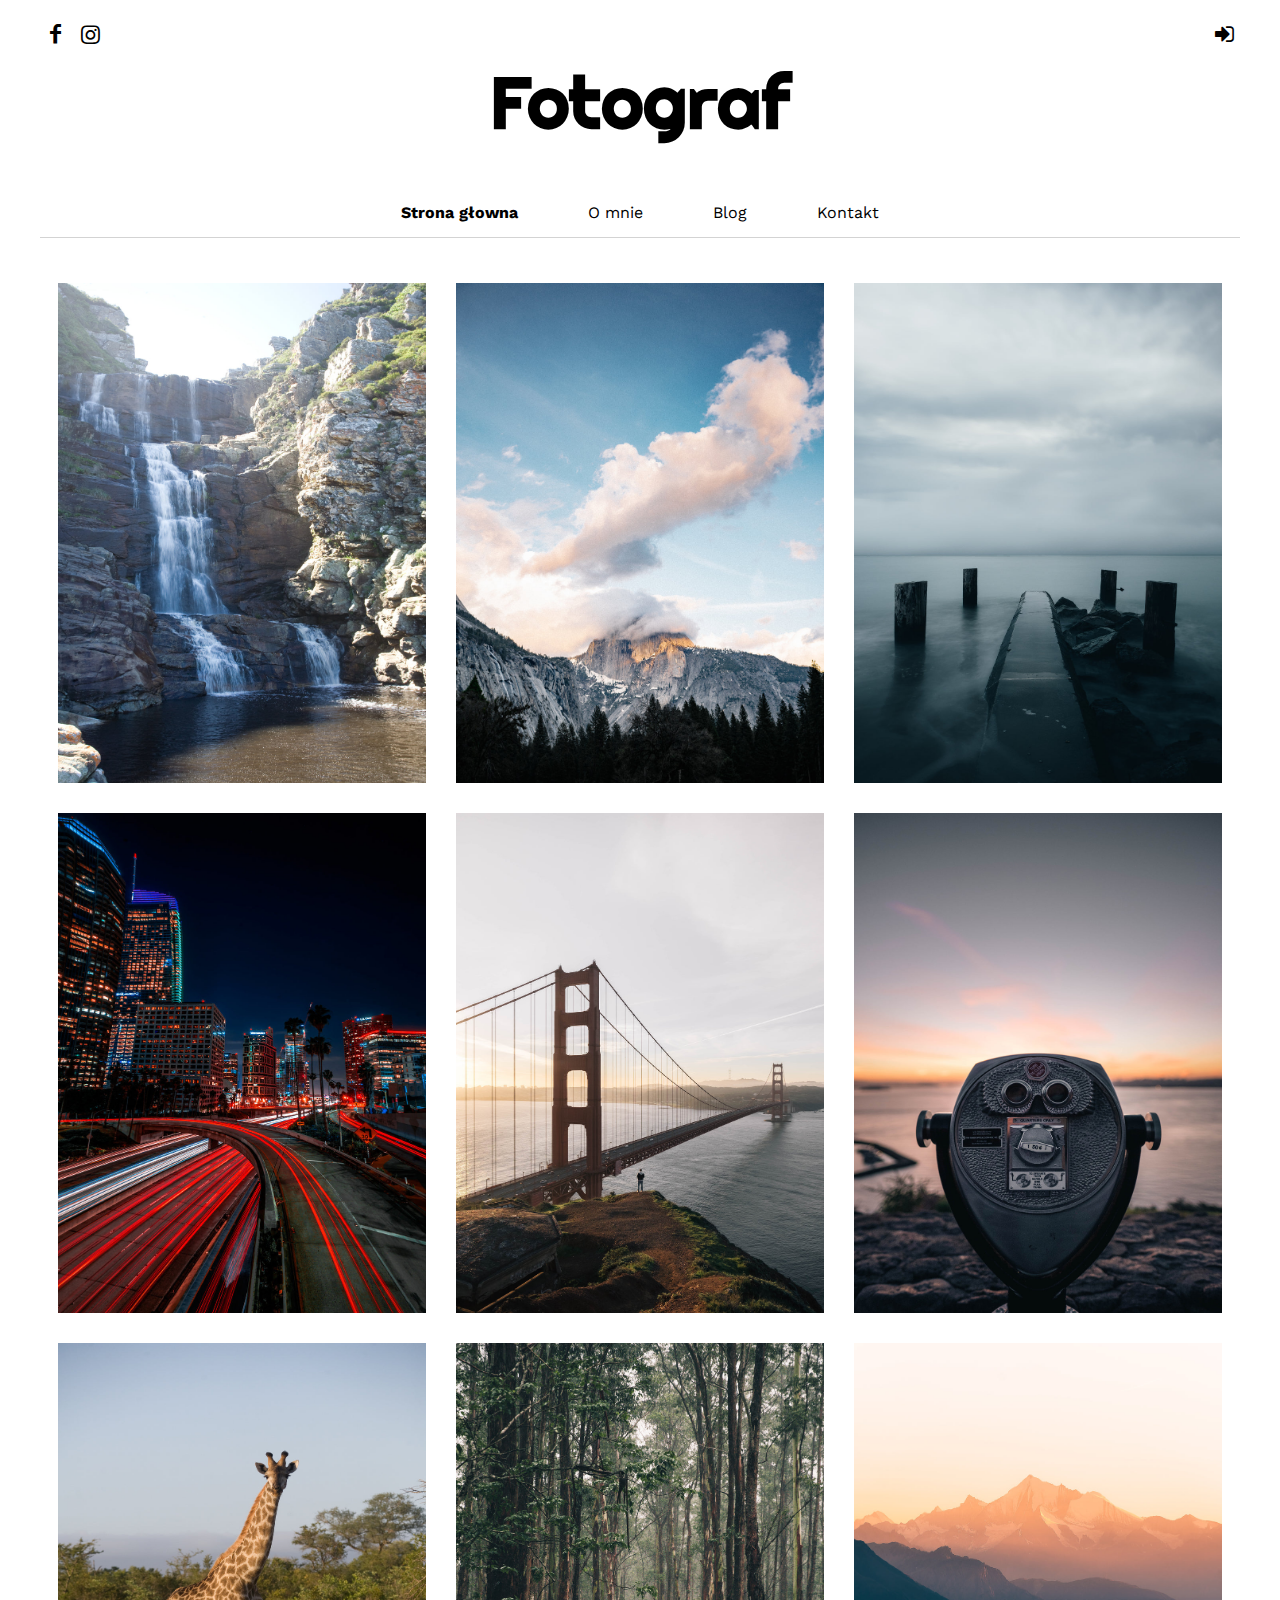
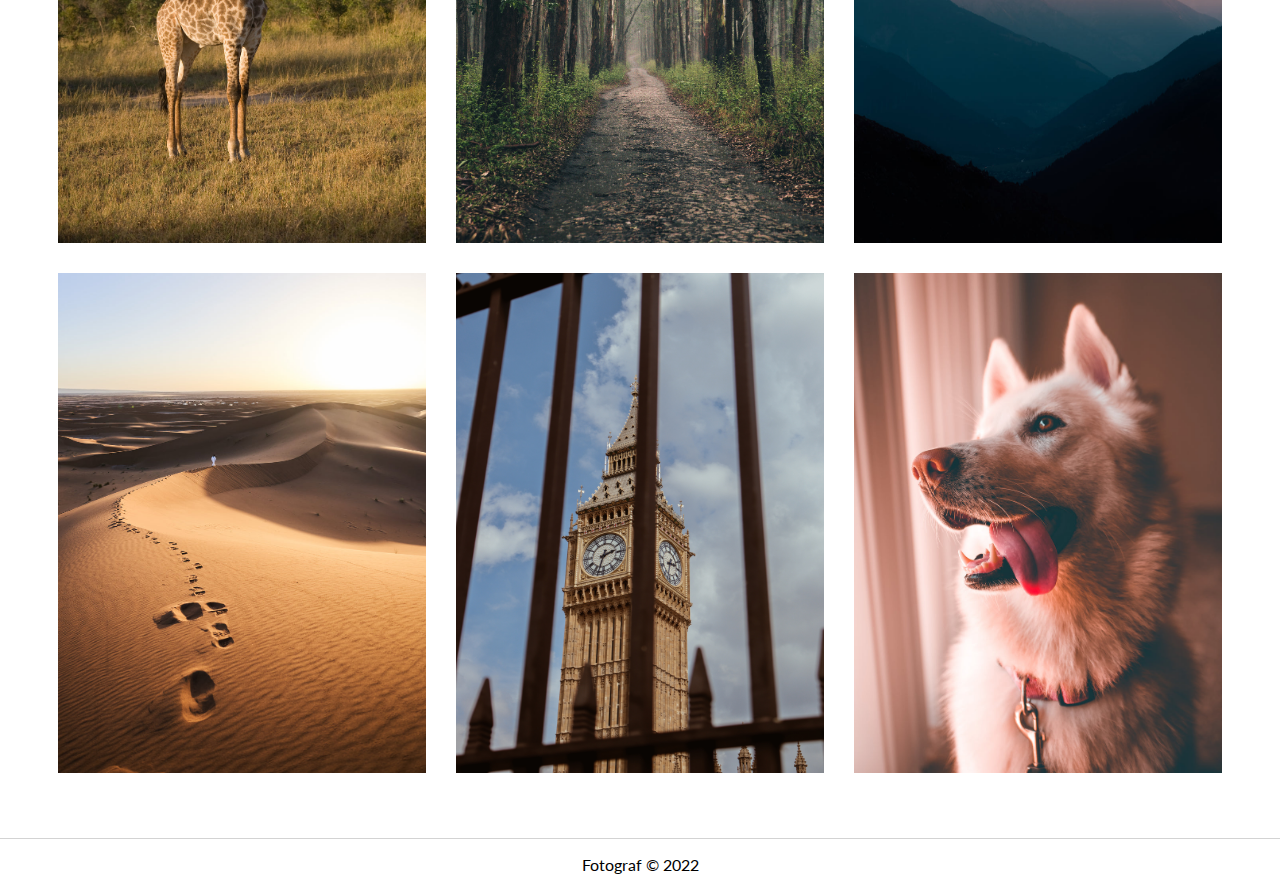
<file: index.html>
<!DOCTYPE html>
<html lang="pl">
<head>
    <meta charset="UTF-8">
    <meta http-equiv="X-UA-Compatible" content="IE=edge">
    <meta name="viewport" content="width=device-width, initial-scale=1.0">
    <title>Fotgraf</title>
    <link rel="stylesheet" href="style.css">
    <link rel="stylesheet" href="css/fontello.css">
    <link href="https://fonts.googleapis.com/css2?family=Lato:wght@400;700;900&family=Oooh+Baby&family=Righteous&family=Work+Sans:wght@400;700&display=swap" rel="stylesheet">
</head>
<body>
    <div class="container">
        <header>
            <div class="header_top">
                <div class="social_icon">
                    <a href="#"><i class="icon-facebook"></i></a>
                    <a href="#"><i class="icon-instagram"></i></a>
                </div>

                <div class="log_in">
                    <a href="#"><i class="icon-login"></i></a>
                </div>
            </div>
        
            <div class="header_botom">
                <h1>Fotograf</h1>

                <nav class="">
                    <i class="icon-menu"></i>

                    <ul class="NavUl">
                        <li><a href="index.html" class="activeLink">Strona głowna</a></li>
                        <li><a href="about-me.html">O mnie</a></li>
                        <li><a href="blog.html">Blog</a></li>
                        <li><a href="contact.html">Kontakt</a></li>
                    </ul>
                </nav>
            </div>
        </header>

        <div class="gallery">
            <img src="img/waterfall-in-africa.jpg" alt="zdięcje">
            <img src="img/cloud-wrapped-mountain.jpg" alt="zdięcje">
            <img src="img/fog-on-dark-waters-edge.jpg" alt="zdięcje">
            <img src="img/highway-tail-light-streaks.jpg" alt="zdięcje">
            <img src="img/hiking-by-golden-gate-bridge.jpg" alt="zdięcje">
            <img src="img/landscape-viewing-binoculars.jpg" alt="zdięcje">
            <img src="img/giraffe-on-safari.jpg" alt="zdięcje">
            <img src="img/long-forest-path.jpg" alt="zdięcje">
            <img src="img/misty-mountain-ranges-at-sunrise.jpg" alt="zdięcje">
            <img src="img/footsteps-left-in-sand-dunes.jpg" alt="zdięcje">
            <img src="img/pexels-laura-meinhardt-13248572.jpg" alt="zdięcje">
            <img src="img/white-dog-with-tongue-hanging-out.jpg" alt="zdięcje">
        </div>
    </div>

    <div class="full_img" id="full">
        <img src="img/cloud-wrapped-mountain.jpg" alt="xdd" id="full_img">
        <span id="exit">X</span>
    </div>

    <footer>
        <p>Fotograf &copy 2022</p>
    </footer>


    <script src="script.js"></script>
</body>
</html>
</file>
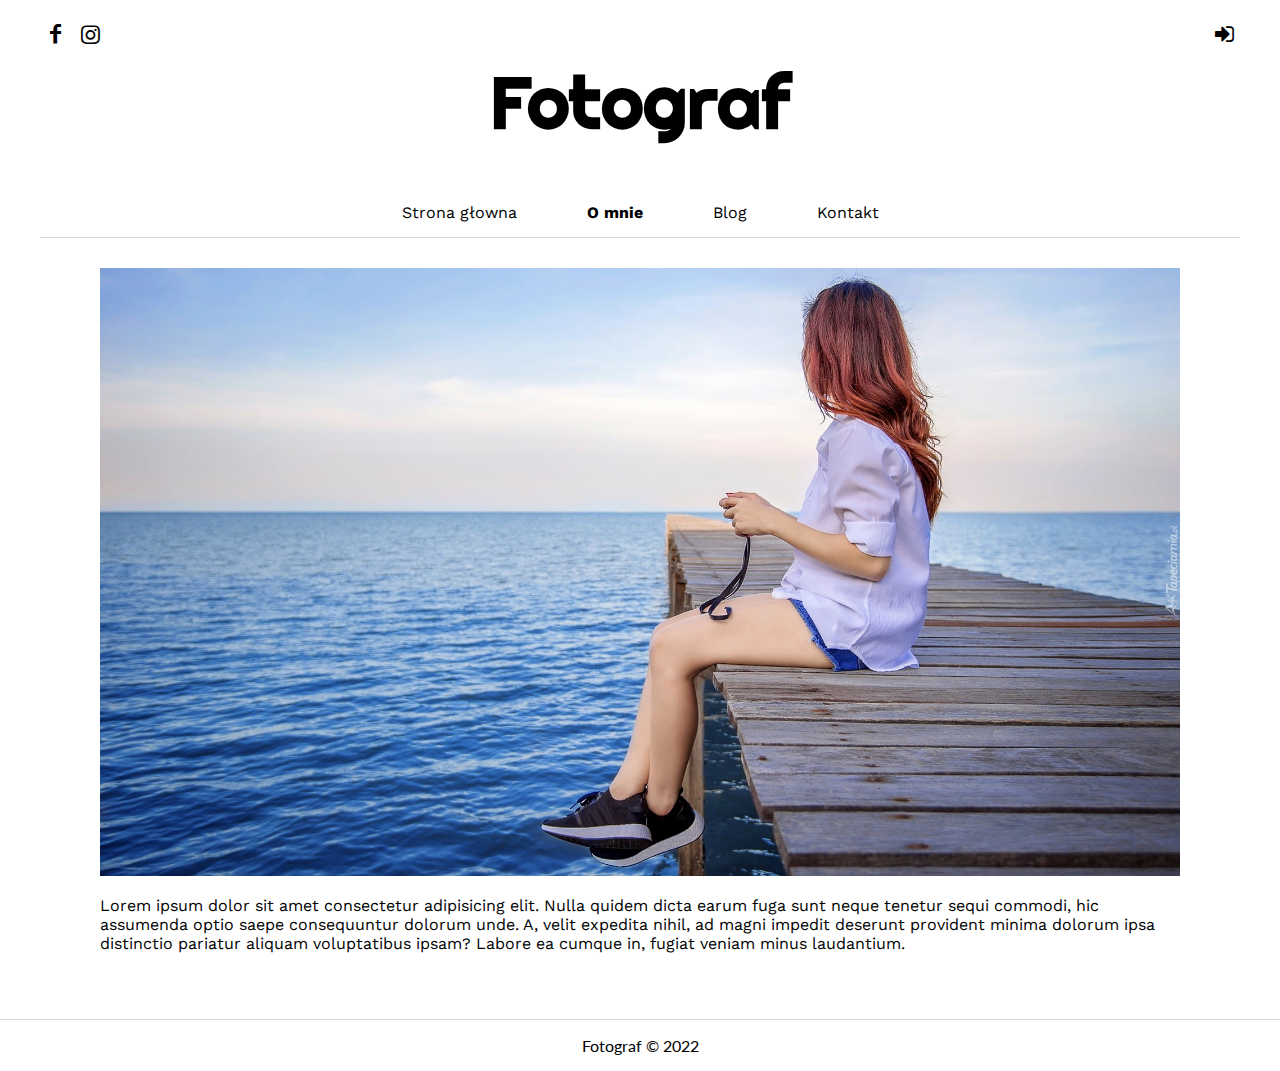
<file: about-me.html>
<!DOCTYPE html>
<html lang="pl">
<head>
    <meta charset="UTF-8">
    <meta http-equiv="X-UA-Compatible" content="IE=edge">
    <meta name="viewport" content="width=device-width, initial-scale=1.0">
    <title>Fotgraf</title>
    <link rel="stylesheet" href="style.css">
    <link rel="stylesheet" href="css/fontello.css">
    <link href="https://fonts.googleapis.com/css2?family=Lato:wght@400;700;900&family=Oooh+Baby&family=Righteous&family=Work+Sans:wght@400;700&display=swap" rel="stylesheet">
</head>
<body>
    <div class="container">
        <header>
            <div class="header_top">
                <div class="social_icon">
                    <a href="#"><i class="icon-facebook"></i></a>
                    <a href="#"><i class="icon-instagram"></i></a>
                </div>

                <div class="log_in">
                    <a href="#"><i class="icon-login"></i></a>
                </div>
            </div>
        
            <div class="header_botom">
                <h1>Fotograf</h1>

                <nav class="">
                    <i class="icon-menu"></i>

                    <ul class="NavUl">
                        <li><a href="index.html">Strona głowna</a></li>
                        <li><a href="about-me.html" class="activeLink">O mnie</a></li>
                        <li><a href="blog.html">Blog</a></li>
                        <li><a href="contact.html">Kontakt</a></li>
                    </ul>
                </nav>
            </div>
        </header>

        <article>
            <img src="img/tapeciarnia.pl-tapeta-dziewczyna-siedzaca-na-pomoscie-nad-morzem.jpg" alt="portret">
            <p>Lorem ipsum dolor sit amet consectetur adipisicing elit. Nulla quidem dicta earum fuga sunt neque tenetur sequi commodi, hic assumenda optio saepe consequuntur dolorum unde. A, velit expedita nihil, ad magni impedit deserunt provident minima dolorum ipsa distinctio pariatur aliquam voluptatibus ipsam? Labore ea cumque in, fugiat veniam minus laudantium.</p>
        </article>
    </div>
    <footer>
        <p>Fotograf &copy 2022</p>
    </footer>


    <script src="script.js"></script>
</body>
</html>
</file>
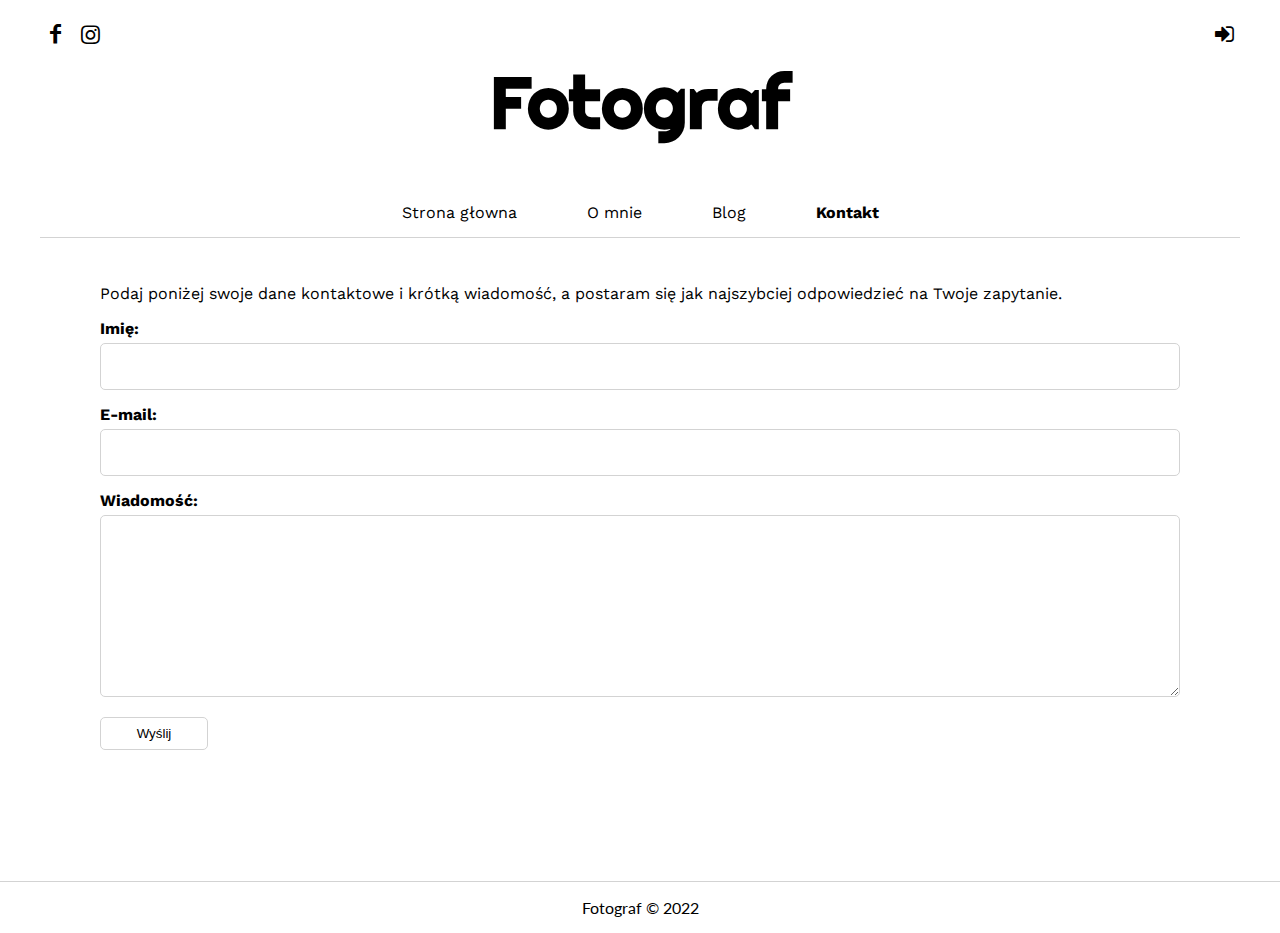
<file: contact.html>
<!DOCTYPE html>
<html lang="pl">
<head>
    <meta charset="UTF-8">
    <meta http-equiv="X-UA-Compatible" content="IE=edge">
    <meta name="viewport" content="width=device-width, initial-scale=1.0">
    <title>Fotgraf</title>
    <link rel="stylesheet" href="style.css">
    <link rel="stylesheet" href="css/fontello.css">
    <link href="https://fonts.googleapis.com/css2?family=Lato:wght@400;700;900&family=Oooh+Baby&family=Righteous&family=Work+Sans:wght@400;700&display=swap" rel="stylesheet">
</head>
<body>
    <div class="container">
        <header>
            <div class="header_top">
                <div class="social_icon">
                    <a href="#"><i class="icon-facebook"></i></a>
                    <a href="#"><i class="icon-instagram"></i></a>
                </div>

                <div class="log_in">
                    <a href="#"><i class="icon-login"></i></a>
                </div>
            </div>
        
            <div class="header_botom">
                <h1>Fotograf</h1>

                <nav class="">
                    <i class="icon-menu"></i>

                    <ul class="NavUl">
                        <li><a href="index.html">Strona głowna</a></li>
                        <li><a href="about-me.html">O mnie</a></li>
                        <li><a href="blog.html">Blog</a></li>
                        <li><a href="contact.html" class="activeLink">Kontakt</a></li>
                    </ul>
                </nav>
            </div>
        </header>

        <article class="contact_form">
            <p>Podaj poniżej swoje dane kontaktowe i krótką wiadomość, a postaram się jak najszybciej odpowiedzieć na Twoje zapytanie.</p>

            <div class="input">
                <label for="name">Imię:</label>
                <input type="text" id="name">
            </div>

            <div class="input">
                <label for="email">E-mail:</label>
                <input type="email" id="email">
            </div>

            <div class="input">
                <label for="mesage">Wiadomość:</label>
                <textarea id="mesage" cols="30" rows="10"></textarea>
            </div>

            <button>Wyślij</button>
        </article>
    </div>

    <footer>
        <p>Fotograf &copy 2022</p>
    </footer>


    <script src="script.js"></script>
</body>
</html>
</file>
<file: style.css>
html, body{
    width: 100%;
    height: 100%;
    margin: 0;
    padding: 0;
    background-color: white;
}

body{
    display: flex;
    align-items: center;
    flex-direction: column;
    font-family: Lato;
}

.container{
    width: 100%;
    max-width: 1200px;

    display: flex;
    align-items: center;
    flex-direction: column;
}

header{
    width: 100%;
    margin: 0;
    margin-top: 20px;
    padding: 0;

    display: flex;
    flex-direction: column;
}

.header_top{
    width: 100%;

    display: flex;
    justify-content: space-between;
    flex-direction: row;
}

.header_top a{
    color: black;
    text-decoration: none;
    font-size: 22px;
}

.header_botom{
    width: 100%;

    display: flex;
    flex-direction: column;
    justify-content: center;
    align-items: center;
}

.header_botom h1{
    font-family: Righteous;
    font-size: 72px;
    font-weight: 700;

    margin: 10px;
    padding: 0;
}

nav{
    width: 100%;
    border-bottom: 1px solid lightgray;
    background-color: white;

    display: flex;
    align-items: center;
    justify-content: center;
    flex-direction: column;
    margin: 30px;
}

.sticky{
    position: fixed;
    top: 0;
    z-index: 90;
    margin: 0;
    border: none;
}

nav ul{
    width: 100%;
    list-style: none;
    padding: 0;
    margin: 0;

    display: flex;
    flex-direction: row;
    align-items: center;
    justify-content: center;

}

nav ul li{
    margin: 15px;
    padding: 0;
}

.icon-menu{
    font-size: 35px;
    display: none;
}

@media screen and (min-width: 651px) {

    nav ul{
        display: flex;
        flex-direction: row;
    }    
}

@media screen and (max-width: 650px) {

    nav ul{
        display: none;
        flex-direction: column;
    }

    .icon-menu{
        display: block;
    }

    .icon-menu:hover{
        cursor: pointer;
    }
    
}

nav ul li a{
    text-decoration: none;
    color: black;
    font-size: 16px;
    margin: 5px;
    padding: 15px;
    font-family: Work Sans;
}

nav ul li a:hover{
    cursor: pointer;
}

.activeLink{
    font-weight: 700;
}

.gallery{
    width: 100%;
    display: flex;
    justify-content: center;
    flex-direction: row;
    flex-wrap: wrap;

}

.gallery img{
    width: 368px;
    height: 500px;
    margin: 15px;

    transition: all 0.2s ease-in-out;
}

.gallery img:hover{
    transform: scale(1.1);
    cursor: pointer;
}

.full_img{
    width: 100%;
    height: 100vh;
    background-color: rgba(0, 0, 0, 0.9);
    position: fixed;
    top: 0;
    left: 0;
    z-index: 100;

    display: none;
    align-items: center;
    justify-content: center;
}

.full_img img{
    width: 90%;
    max-width: 500px;
    
}

.full_img span{
    position: absolute;
    top: 5%;
    right: 5%;
    color: white;
    font-size: 30px;
}

.full_img span:hover{
    cursor: pointer;
}

.container article{
    width: 90%;

    font-family: Work Sans;
    font-size: 16px;
}

.container article img{
    width: 100%;
}

.templately{
    width: 100%;
    height: 60vh;
}

.contact_form{
    display: flex;
    flex-direction: column;
}

.contact_form p{
    width: 100%;
    font-weight: 400;
}

article .input{
    width: 100%;

    display: flex;
    flex-direction: column;
}

.input label{
    font-weight: 700;
    /* margin: 5px 0px; */
}

.input input,
.input textarea{
    border: 1px solid lightgray;
    border-radius: 5px;
    background-color: white;
    padding: 15px;
    margin: 5px 0px 15px 0px ;
}

.input input:focus,
.input textarea:focus{
    outline: none;
    border: 1px solid skyblue;
    box-shadow: 0px 0px 10px 0px skyblue;
}

.contact_form button{
    width: 10%;
    padding: 8px;
    margin: 5px 0px 9vh 0;
    border: 1px solid lightgray;
    background-color: white;
    border-radius: 5px;
    cursor: pointer;
}

footer{
    width: 100%;
    border-top: 1px solid lightgray;
    margin-top: 50px;

    display: flex;
    align-items: center;
    justify-content: center;
}
</file>
<file: css/fontello.css>
@font-face {
  font-family: 'fontello';
  src: url('../font/fontello.eot?10552249');
  src: url('../font/fontello.eot?10552249#iefix') format('embedded-opentype'),
       url('../font/fontello.woff2?10552249') format('woff2'),
       url('../font/fontello.woff?10552249') format('woff'),
       url('../font/fontello.ttf?10552249') format('truetype'),
       url('../font/fontello.svg?10552249#fontello') format('svg');
  font-weight: normal;
  font-style: normal;
}
/* Chrome hack: SVG is rendered more smooth in Windozze. 100% magic, uncomment if you need it. */
/* Note, that will break hinting! In other OS-es font will be not as sharp as it could be */
/*
@media screen and (-webkit-min-device-pixel-ratio:0) {
  @font-face {
    font-family: 'fontello';
    src: url('../font/fontello.svg?10552249#fontello') format('svg');
  }
}
*/
[class^="icon-"]:before, [class*=" icon-"]:before {
  font-family: "fontello";
  font-style: normal;
  font-weight: normal;
  speak: never;

  display: inline-block;
  text-decoration: inherit;
  width: 1em;
  margin-right: .2em;
  text-align: center;
  /* opacity: .8; */

  /* For safety - reset parent styles, that can break glyph codes*/
  font-variant: normal;
  text-transform: none;

  /* fix buttons height, for twitter bootstrap */
  line-height: 1em;

  /* Animation center compensation - margins should be symmetric */
  /* remove if not needed */
  margin-left: .2em;

  /* you can be more comfortable with increased icons size */
  /* font-size: 120%; */

  /* Font smoothing. That was taken from TWBS */
  -webkit-font-smoothing: antialiased;
  -moz-osx-font-smoothing: grayscale;

  /* Uncomment for 3D effect */
  /* text-shadow: 1px 1px 1px rgba(127, 127, 127, 0.3); */
}

.icon-login:before { content: '\e800'; } /* '' */
.icon-menu:before { content: '\e801'; } /* '' */
.icon-instagram:before { content: '\f16d'; } /* '' */
.icon-facebook:before { content: '\f30c'; } /* '' */
</file>
